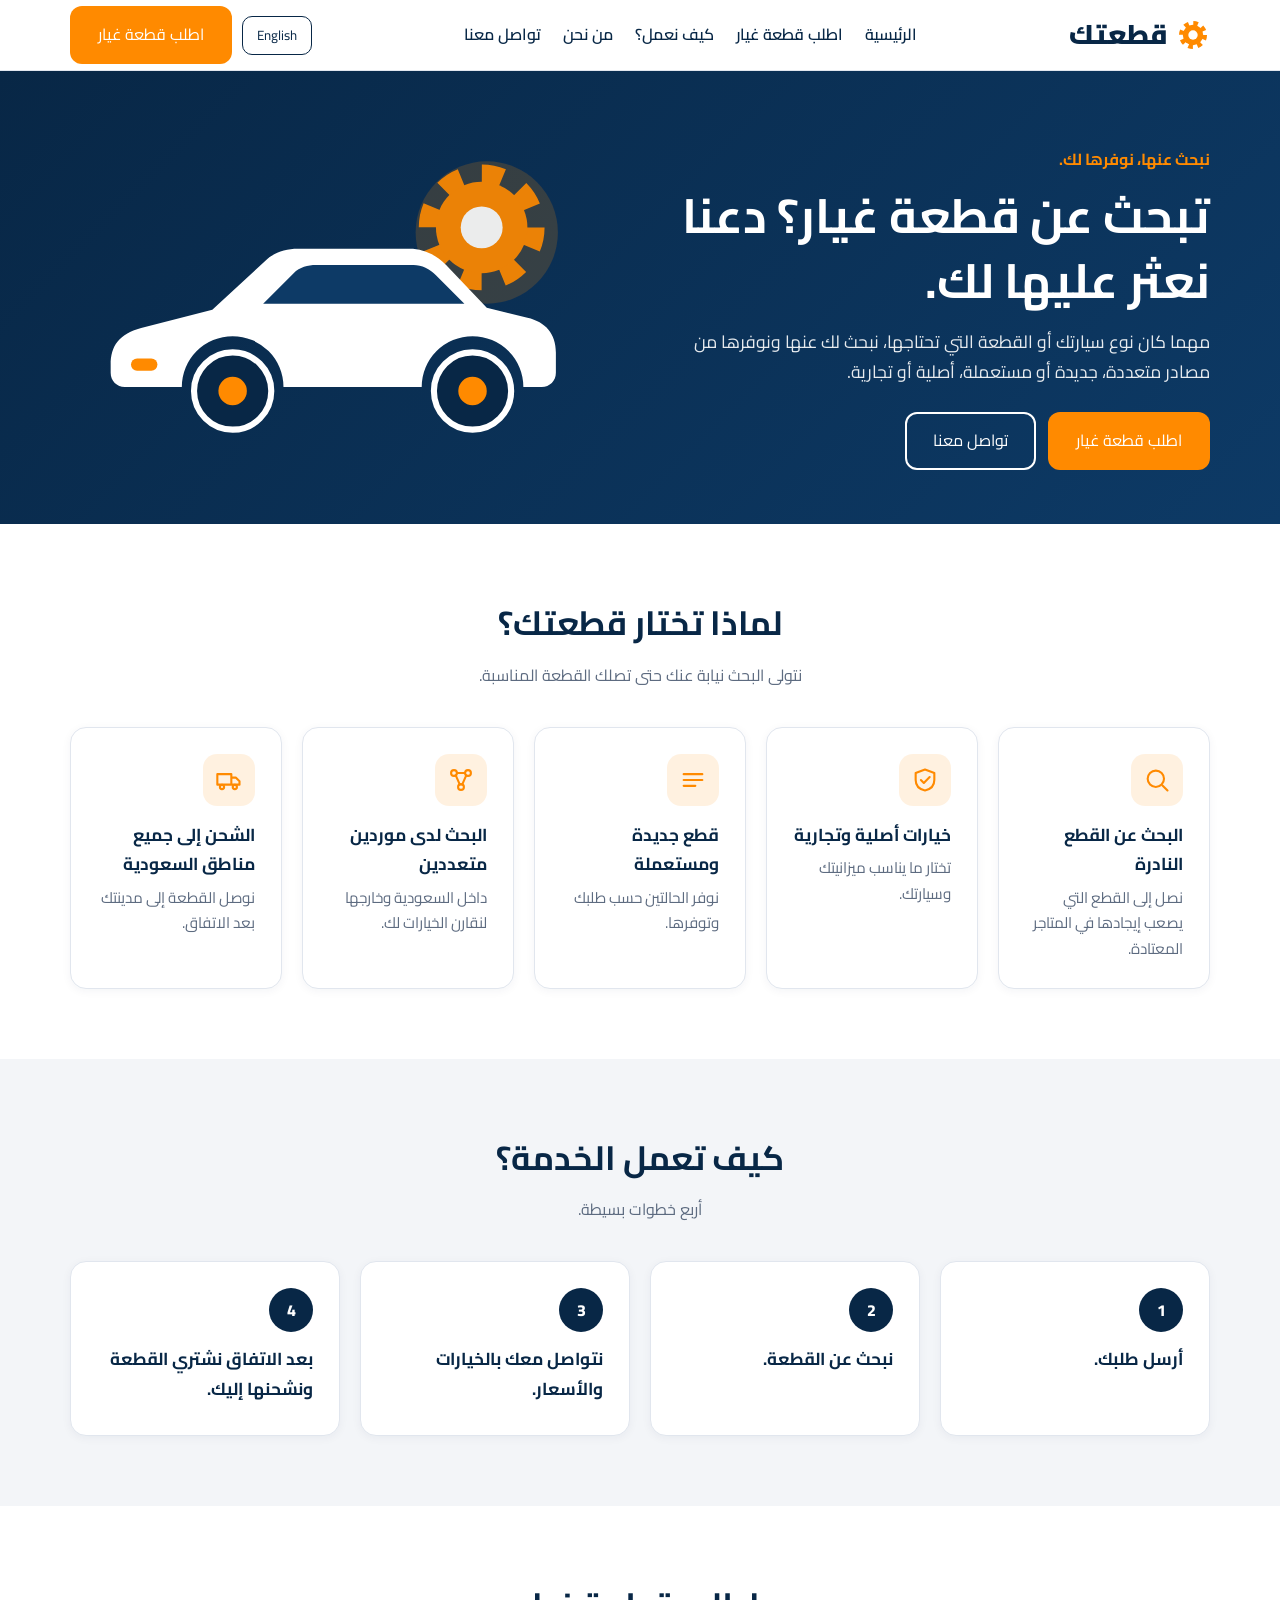
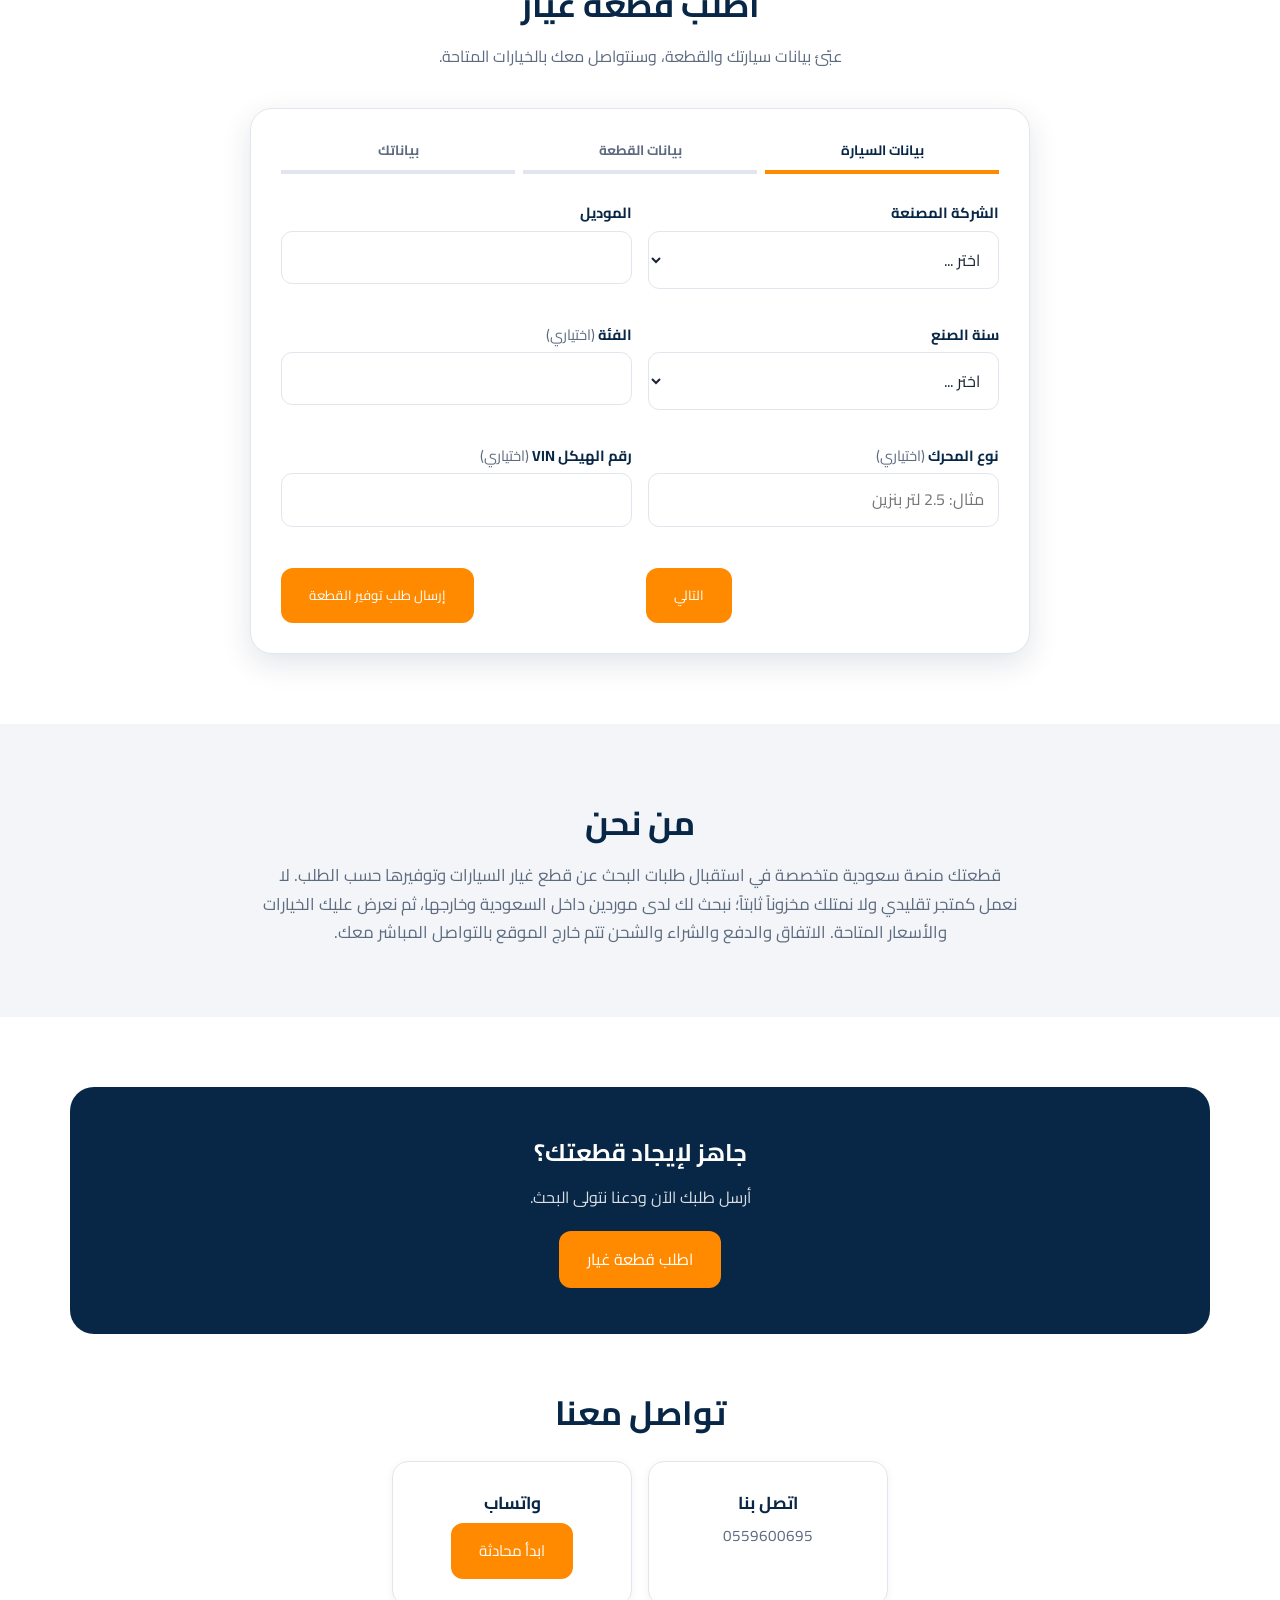
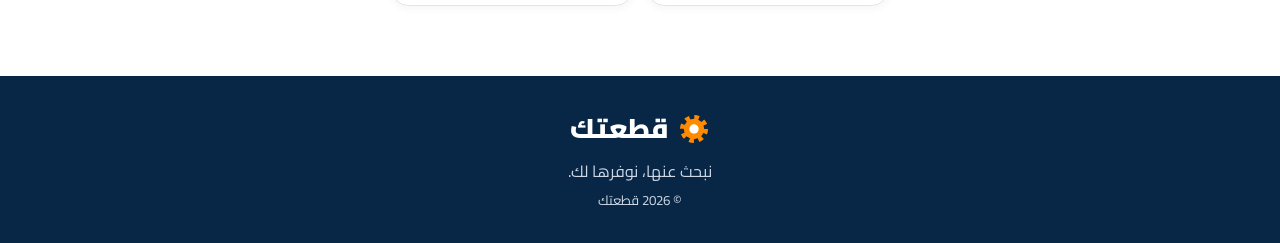
<file: index.html>
<!DOCTYPE html>
<html lang="ar" dir="rtl">
<head>
<meta charset="utf-8">
<meta name="viewport" content="width=device-width, initial-scale=1">
<title>قطعتك | نبحث عنها، نوفرها لك</title>
<meta name="description" content="قطعتك: منصة سعودية للبحث عن قطع غيار السيارات وتوفيرها حسب الطلب.">
<link rel="preconnect" href="https://fonts.googleapis.com">
<link rel="preconnect" href="https://fonts.gstatic.com" crossorigin>
<link href="https://fonts.googleapis.com/css2?family=Cairo:wght@400;600;700;900&display=swap" rel="stylesheet">
<link rel="stylesheet" href="styles.css">
</head>
<body>
<svg width="0" height="0" style="position:absolute"><defs>
<symbol id="gear" viewBox="0 0 40 40"><circle cx="20" cy="20" r="13" fill="none" stroke="#FF8A00" stroke-width="7" stroke-dasharray="5.1 5.1"/><circle cx="20" cy="20" r="12" fill="#FF8A00"/><circle cx="20" cy="20" r="5.5" fill="#fff"/></symbol>
</defs></svg>

<header><div class="container nav">
  <a href="#home" class="logo"><svg><use href="#gear"/></svg><span data-i18n="brand">قطعتك</span></a>
  <nav id="menu"><ul>
    <li><a href="#home" data-i18n="nav_home">الرئيسية</a></li>
    <li><a href="#request" data-i18n="nav_request">اطلب قطعة غيار</a></li>
    <li><a href="#how" data-i18n="nav_how">كيف نعمل؟</a></li>
    <li><a href="#about" data-i18n="nav_about">من نحن</a></li>
    <li><a href="#contact" data-i18n="nav_contact">تواصل معنا</a></li>
  </ul></nav>
  <div class="nav-actions">
    <button class="lang" id="langBtn" type="button">English</button>
    <a class="btn btn-primary" href="#request" data-i18n="cta_request">اطلب قطعة غيار</a>
    <button class="burger" id="burger" aria-label="menu" type="button">☰</button>
  </div>
</div></header>

<main>
<section class="hero" id="home"><div class="container">
  <div>
    <div class="tagline" data-i18n="tagline">نبحث عنها، نوفرها لك.</div>
    <h1 data-i18n="hero_title">تبحث عن قطعة غيار؟ دعنا نعثر عليها لك.</h1>
    <p data-i18n="hero_desc">مهما كان نوع سيارتك أو القطعة التي تحتاجها، نبحث لك عنها ونوفرها من مصادر متعددة، جديدة أو مستعملة، أصلية أو تجارية.</p>
    <div class="cta">
      <a class="btn btn-primary" href="#request" data-i18n="cta_request">اطلب قطعة غيار</a>
      <a class="btn btn-ghost" href="#contact" data-i18n="nav_contact">تواصل معنا</a>
    </div>
  </div>
  <div class="hero-art">
    <svg viewBox="0 0 520 320" role="img" aria-label="car">
      <circle cx="410" cy="90" r="70" fill="#FF8A00" opacity=".18"/>
      <use href="#gear" x="330" y="10" width="150" height="150" opacity=".9"/>
      <path d="M40 220c0-18 8-30 30-36l70-18 52-48c8-8 20-12 32-12h110c14 0 26 6 36 16l40 42 40 10c18 4 28 16 28 34v20c0 8-6 14-14 14h-18a50 50 0 0 0-100 0H210a50 50 0 0 0-100 0H54c-8 0-14-6-14-14z" fill="#fff"/>
      <path d="M190 160l30-30c6-6 14-8 22-8h96c8 0 16 4 22 10l28 28z" fill="#0d3a66"/>
      <circle cx="160" cy="246" r="38" fill="#082746" stroke="#fff" stroke-width="6"/><circle cx="160" cy="246" r="14" fill="#FF8A00"/>
      <circle cx="396" cy="246" r="38" fill="#082746" stroke="#fff" stroke-width="6"/><circle cx="396" cy="246" r="14" fill="#FF8A00"/>
      <rect x="60" y="214" width="26" height="12" rx="6" fill="#FF8A00"/>
    </svg>
  </div>
</div></section>

<section id="why"><div class="container">
  <h2 class="sec-title" data-i18n="why_title">لماذا تختار قطعتك؟</h2>
  <p class="sec-sub" data-i18n="why_sub">نتولى البحث نيابة عنك حتى تصلك القطعة المناسبة.</p>
  <div class="grid g5">
    <div class="card"><div class="ico"><svg viewBox="0 0 24 24"><circle cx="11" cy="11" r="7"/><path d="M21 21l-4.3-4.3"/></svg></div><h3 data-i18n="f1_t">البحث عن القطع النادرة</h3><p data-i18n="f1_d">نصل إلى القطع التي يصعب إيجادها في المتاجر المعتادة.</p></div>
    <div class="card"><div class="ico"><svg viewBox="0 0 24 24"><path d="M12 3l8 3v6c0 5-3.5 8-8 9-4.5-1-8-4-8-9V6z"/><path d="M8.5 12l2.5 2.5L16 9.5"/></svg></div><h3 data-i18n="f2_t">خيارات أصلية وتجارية</h3><p data-i18n="f2_d">تختار ما يناسب ميزانيتك وسيارتك.</p></div>
    <div class="card"><div class="ico"><svg viewBox="0 0 24 24"><path d="M4 7h16M4 12h16M4 17h10"/></svg></div><h3 data-i18n="f3_t">قطع جديدة ومستعملة</h3><p data-i18n="f3_d">نوفر الحالتين حسب طلبك وتوفرها.</p></div>
    <div class="card"><div class="ico"><svg viewBox="0 0 24 24"><circle cx="6" cy="6" r="2.5"/><circle cx="18" cy="6" r="2.5"/><circle cx="12" cy="18" r="2.5"/><path d="M7.5 8l3.5 8M16.5 8L13 16M8.5 6h7"/></svg></div><h3 data-i18n="f4_t">البحث لدى موردين متعددين</h3><p data-i18n="f4_d">داخل السعودية وخارجها لنقارن الخيارات لك.</p></div>
    <div class="card"><div class="ico"><svg viewBox="0 0 24 24"><path d="M2 7h12v9H2zM14 10h4l3 3v3h-7z"/><circle cx="6" cy="18" r="1.8"/><circle cx="17" cy="18" r="1.8"/></svg></div><h3 data-i18n="f5_t">الشحن إلى جميع مناطق السعودية</h3><p data-i18n="f5_d">نوصل القطعة إلى مدينتك بعد الاتفاق.</p></div>
  </div>
</div></section>

<section class="alt" id="how"><div class="container">
  <h2 class="sec-title" data-i18n="how_title">كيف تعمل الخدمة؟</h2>
  <p class="sec-sub" data-i18n="how_sub">أربع خطوات بسيطة.</p>
  <div class="grid g4">
    <div class="card step"><div class="num">1</div><h3 data-i18n="s1">أرسل طلبك.</h3></div>
    <div class="card step"><div class="num">2</div><h3 data-i18n="s2">نبحث عن القطعة.</h3></div>
    <div class="card step"><div class="num">3</div><h3 data-i18n="s3">نتواصل معك بالخيارات والأسعار.</h3></div>
    <div class="card step"><div class="num">4</div><h3 data-i18n="s4">بعد الاتفاق نشتري القطعة ونشحنها إليك.</h3></div>
  </div>
</div></section>

<section id="request"><div class="container">
  <h2 class="sec-title" data-i18n="req_title">اطلب قطعة غيار</h2>
  <p class="sec-sub" data-i18n="req_sub">عبّئ بيانات سيارتك والقطعة، وسنتواصل معك بالخيارات المتاحة.</p>
  <div class="form-wrap">
    <form id="reqForm" novalidate>
      <div class="progress" id="progress"><div data-i18n="p1">بيانات السيارة</div><div data-i18n="p2">بيانات القطعة</div><div data-i18n="p3">بياناتك</div></div>

      <div class="step-pane" data-step="0"><div class="fields">
        <div><label for="car_make" data-i18n="l_make">الشركة المصنعة</label><select id="car_make" required></select><div class="err"></div></div>
        <div><label for="car_model" data-i18n="l_model">الموديل</label><input id="car_model" maxlength="60" required><div class="err"></div></div>
        <div><label for="car_year" data-i18n="l_year">سنة الصنع</label><select id="car_year" required></select><div class="err"></div></div>
        <div><label for="car_trim"><span data-i18n="l_trim">الفئة</span> <span class="opt" data-i18n="opt">(اختياري)</span></label><input id="car_trim" maxlength="60"></div>
        <div><label for="engine"><span data-i18n="l_engine">نوع المحرك</span> <span class="opt" data-i18n="opt">(اختياري)</span></label><input id="engine" maxlength="60" data-i18n-ph="ph_engine" placeholder="مثال: 2.5 لتر بنزين"></div>
        <div><label for="vin"><span data-i18n="l_vin">رقم الهيكل VIN</span> <span class="opt" data-i18n="opt">(اختياري)</span></label><input id="vin" maxlength="17" dir="ltr" style="text-transform:uppercase"><div class="err"></div></div>
      </div></div>

      <div class="step-pane" data-step="1"><div class="fields">
        <div><label for="part_name" data-i18n="l_part">اسم القطعة المطلوبة</label><input id="part_name" maxlength="150" required><div class="err"></div></div>
        <div><label for="part_number"><span data-i18n="l_partno">رقم القطعة</span> <span class="opt" data-i18n="opt">(اختياري)</span></label><input id="part_number" maxlength="60" dir="ltr"></div>
        <div><label for="part_condition" data-i18n="l_cond">حالة القطعة المطلوبة</label><select id="part_condition"><option value="new" data-i18n="c_new">جديدة</option><option value="used" data-i18n="c_used">مستعملة</option><option value="any" selected data-i18n="any">لا يهم</option></select></div>
        <div><label for="part_type" data-i18n="l_type">نوع القطعة</label><select id="part_type"><option value="original" data-i18n="t_orig">أصلية</option><option value="aftermarket" data-i18n="t_after">تجارية</option><option value="any" selected data-i18n="any">لا يهم</option></select></div>
        <div class="full"><label for="description"><span data-i18n="l_desc">وصف تفصيلي للقطعة</span> <span class="opt" data-i18n="opt">(اختياري)</span></label><textarea id="description" rows="4" maxlength="2000"></textarea></div>
        <div class="full alert warn" style="margin:0" data-i18n="img_note">لإرفاق صور القطعة: بعد فتح واتساب أرسلها في نفس المحادثة قبل إرسال الرسالة أو بعدها.</div>
      </div></div>

      <div class="step-pane" data-step="2"><div class="fields">
        <div><label for="customer_name" data-i18n="l_name">الاسم</label><input id="customer_name" maxlength="100" autocomplete="name" required><div class="err"></div></div>
        <div><label for="phone" data-i18n="l_phone">رقم الجوال</label><input id="phone" type="tel" dir="ltr" placeholder="05xxxxxxxx" autocomplete="tel" required><div class="err"></div></div>
        <div><label for="city" data-i18n="l_city">المدينة</label><select id="city" required></select><div class="err"></div></div>
        <div><label for="contact_method" data-i18n="l_contact">وسيلة التواصل المفضلة</label><select id="contact_method"><option value="whatsapp" data-i18n="m_wa">واتساب</option><option value="call" data-i18n="m_call">اتصال</option><option value="sms" data-i18n="m_sms">رسالة نصية</option></select></div>
        <input class="hp" id="website" tabindex="-1" autocomplete="off" aria-hidden="true">
      </div></div>

      <div id="formErr" class="alert error" hidden></div>
      <div class="form-nav">
        <button type="button" class="btn btn-outline" id="backBtn" data-i18n="back">السابق</button>
        <button type="button" class="btn btn-primary" id="nextBtn" data-i18n="next">التالي</button>
        <button type="submit" class="btn btn-primary" id="submitBtn" data-i18n="submit">إرسال طلب توفير القطعة</button>
      </div>
    </form>
    <div id="successBox" class="success" hidden>
      <div class="tick"><svg viewBox="0 0 24 24"><path d="M5 13l4 4L19 7" stroke-linecap="round" stroke-linejoin="round"/></svg></div>
      <h3 data-i18n="ok_title">طلبك جاهز للإرسال</h3>
      <div class="reqno" id="reqNo"></div>
      <p data-i18n="ok_msg">اضغط «إرسال» داخل واتساب ليصل طلبك إلى فريق قطعتك. لا يُعتبر الطلب مستلماً قبل إرسال الرسالة.</p>
      <p style="margin-top:16px"><a class="btn btn-primary" id="waSend" target="_blank" rel="noopener" href="#" data-i18n="wa_send">افتح واتساب وأرسل الطلب</a></p>
      <p class="sec-sub" style="margin:8px 0 0;font-size:.85rem" data-i18n="wa_note">إذا لم يُفتح واتساب تلقائياً، اضغط الزر. احتفظ برقم الطلب للمراجعة.</p>
      <p style="margin-top:16px"><button class="btn btn-outline" id="newReq" type="button" data-i18n="new_req">تقديم طلب جديد</button></p>
    </div>
  </div>
</div></section>

<section class="alt" id="about"><div class="container">
  <h2 class="sec-title" data-i18n="about_title">من نحن</h2>
  <p class="about" data-i18n="about_txt">قطعتك منصة سعودية متخصصة في استقبال طلبات البحث عن قطع غيار السيارات وتوفيرها حسب الطلب. لا نعمل كمتجر تقليدي ولا نمتلك مخزوناً ثابتاً؛ نبحث لك لدى موردين داخل السعودية وخارجها، ثم نعرض عليك الخيارات والأسعار المتاحة. الاتفاق والدفع والشراء والشحن تتم خارج الموقع بالتواصل المباشر معك.</p>
</div></section>

<section id="contact"><div class="container">
  <div class="cta-band"><h2 data-i18n="band_t">جاهز لإيجاد قطعتك؟</h2><p data-i18n="band_d">أرسل طلبك الآن ودعنا نتولى البحث.</p><a class="btn btn-primary" href="#request" data-i18n="cta_request">اطلب قطعة غيار</a></div>
  <h2 class="sec-title" style="margin-top:50px" data-i18n="nav_contact">تواصل معنا</h2>
  <div class="contact-box" style="margin-top:20px">
    <div class="card"><h3 data-i18n="ct_phone">اتصل بنا</h3><p dir="ltr"><a id="phoneLink" href="#"></a></p></div>
    <div class="card"><h3 data-i18n="ct_wa">واتساب</h3><p><a id="waLink" class="btn btn-primary" target="_blank" rel="noopener" href="#" data-i18n="ct_wa_btn">ابدأ محادثة</a></p></div>
  </div>
</div></section>
</main>

<footer><div class="container">
  <div class="logo"><svg><use href="#gear"/></svg><span data-i18n="brand">قطعتك</span></div>
  <div data-i18n="tagline">نبحث عنها، نوفرها لك.</div>
  <small>© <span id="yr"></span> <span data-i18n="brand">قطعتك</span></small>
</div></footer>

<script src="config.js"></script>
<script src="i18n.js"></script>
<script src="app.js"></script>
</body>
</html>
</file>
<file: styles.css>
:root{--navy:#082746;--navy2:#0d3a66;--orange:#FF8A00;--orange2:#e07a00;--bg:#fff;--gray:#f3f5f8;--line:#e1e6ee;--text:#1b2433;--muted:#5d6b80;--ok:#1a8f4d;--err:#c62828;--r:16px;--sh:0 10px 30px rgba(8,39,70,.12)}
*{box-sizing:border-box;margin:0;padding:0}
html{scroll-behavior:smooth}
body{font-family:'Cairo','IBM Plex Sans Arabic',system-ui,sans-serif;color:var(--text);background:var(--bg);line-height:1.7}
img,svg{max-width:100%}
.container{width:min(1140px,92%);margin-inline:auto}
a{color:inherit;text-decoration:none}
.btn{display:inline-flex;align-items:center;justify-content:center;gap:8px;padding:13px 26px;border-radius:12px;border:2px solid transparent;font:700 1rem inherit;font-family:inherit;cursor:pointer;transition:.2s}
.btn-primary{background:var(--orange);color:#fff}.btn-primary:hover{background:var(--orange2)}
.btn-ghost{border-color:#fff;color:#fff}.btn-ghost:hover{background:#fff;color:var(--navy)}
.btn-outline{border-color:var(--navy);color:var(--navy)}.btn-outline:hover{background:var(--navy);color:#fff}
.btn:disabled{opacity:.6;cursor:not-allowed}
/* header */
header{position:sticky;top:0;z-index:50;background:#fff;border-bottom:1px solid var(--line)}
.nav{display:flex;align-items:center;justify-content:space-between;height:70px;gap:12px}
.logo{display:flex;align-items:center;gap:8px;font-weight:900;font-size:1.7rem;color:var(--navy)}
.logo svg{width:34px;height:34px}
nav ul{display:flex;list-style:none;gap:22px}
nav a{font-weight:600;color:var(--navy)}nav a:hover{color:var(--orange)}
.nav-actions{display:flex;gap:10px;align-items:center}
.lang{border:1.5px solid var(--navy);background:none;color:var(--navy);border-radius:10px;padding:6px 14px;font:700 .9rem inherit;font-family:inherit;cursor:pointer}
.burger{display:none;background:none;border:0;font-size:1.8rem;color:var(--navy);cursor:pointer}
@media(max-width:860px){.burger{display:block}nav{position:absolute;inset-inline:0;top:70px;background:#fff;border-bottom:1px solid var(--line);display:none}nav.open{display:block}nav ul{flex-direction:column;padding:14px 5%;gap:12px}.nav-actions .btn{display:none}}
/* hero */
.hero{background:linear-gradient(135deg,var(--navy),var(--navy2));color:#fff;padding:70px 0 50px;overflow:hidden}
.hero .container{display:grid;grid-template-columns:1.1fr 1fr;gap:30px;align-items:center}
.hero h1{font-size:clamp(1.9rem,4.5vw,3rem);line-height:1.35;margin-bottom:14px}
.hero p{font-size:1.1rem;opacity:.9;margin-bottom:26px;max-width:540px}
.hero .cta{display:flex;gap:12px;flex-wrap:wrap}
.tagline{color:var(--orange);font-weight:700;margin-bottom:10px}
@media(max-width:860px){.hero .container{grid-template-columns:1fr}.hero-art{order:-1;max-width:420px;margin-inline:auto}}
/* sections */
section{padding:70px 0}
.alt{background:var(--gray)}
.sec-title{text-align:center;font-size:clamp(1.5rem,3vw,2.1rem);color:var(--navy);margin-bottom:10px}
.sec-sub{text-align:center;color:var(--muted);margin-bottom:38px}
.grid{display:grid;gap:20px}.g5{grid-template-columns:repeat(auto-fit,minmax(190px,1fr))}.g4{grid-template-columns:repeat(auto-fit,minmax(230px,1fr))}
.card{background:#fff;border:1px solid var(--line);border-radius:var(--r);padding:26px;box-shadow:0 2px 10px rgba(8,39,70,.05)}
.card .ico{width:52px;height:52px;border-radius:14px;background:rgba(255,138,0,.12);display:grid;place-items:center;margin-bottom:14px}
.card .ico svg{width:28px;height:28px;stroke:var(--orange);fill:none;stroke-width:1.8;stroke-linecap:round;stroke-linejoin:round}
.card h3{color:var(--navy);margin-bottom:6px;font-size:1.08rem}
.card p{color:var(--muted);font-size:.95rem}
.step .num{width:44px;height:44px;border-radius:50%;background:var(--navy);color:#fff;display:grid;place-items:center;font-weight:800;margin-bottom:12px}
.cta-band{background:var(--navy);color:#fff;text-align:center;border-radius:24px;padding:46px 20px}
.cta-band h2{margin-bottom:10px}.cta-band p{opacity:.85;margin-bottom:20px}
/* form */
.form-wrap{max-width:780px;margin-inline:auto;background:#fff;border-radius:22px;box-shadow:var(--sh);padding:30px;border:1px solid var(--line)}
.progress{display:flex;gap:8px;margin-bottom:26px}
.progress div{flex:1;text-align:center;font-size:.85rem;font-weight:700;color:var(--muted);padding-bottom:8px;border-bottom:4px solid var(--line)}
.progress div.active{color:var(--navy);border-color:var(--orange)}.progress div.done{border-color:var(--navy);color:var(--navy)}
.step-pane{display:none}.step-pane.show{display:block}
.fields{display:grid;grid-template-columns:1fr 1fr;gap:16px}
.fields .full{grid-column:1/-1}
@media(max-width:640px){.fields{grid-template-columns:1fr}.form-wrap{padding:20px}}
label{display:block;font-weight:700;font-size:.92rem;color:var(--navy);margin-bottom:5px}
label .opt{font-weight:400;color:var(--muted)}
input,select,textarea{width:100%;padding:12px 14px;border:1.5px solid var(--line);border-radius:11px;font:inherit;background:#fff;color:var(--text)}
input:focus,select:focus,textarea:focus{outline:0;border-color:var(--orange);box-shadow:0 0 0 3px rgba(255,138,0,.15)}
.invalid{border-color:var(--err)!important}
.err{color:var(--err);font-size:.82rem;min-height:1.1em;margin-top:3px}
.hp{position:absolute;left:-9999px;opacity:0;height:0;width:0}
.previews{display:flex;gap:10px;flex-wrap:wrap;margin-top:10px}
.previews div{position:relative;width:78px;height:78px;border-radius:10px;overflow:hidden;border:1px solid var(--line)}
.previews img{width:100%;height:100%;object-fit:cover}
.previews button{position:absolute;top:2px;inset-inline-end:2px;background:rgba(0,0,0,.65);color:#fff;border:0;border-radius:50%;width:22px;height:22px;cursor:pointer}
.form-nav{display:flex;justify-content:space-between;gap:10px;margin-top:24px}
.alert{padding:12px 16px;border-radius:11px;margin-top:16px;font-weight:600}
.alert.error{background:#fdecec;color:var(--err)}.alert.warn{background:#fff4e0;color:#8a5200}
.success{text-align:center;padding:20px 0}
.success .tick{width:74px;height:74px;border-radius:50%;background:rgba(26,143,77,.12);display:grid;place-items:center;margin:0 auto 14px}
.success .tick svg{width:40px;height:40px;stroke:var(--ok);fill:none;stroke-width:3}
.reqno{display:inline-block;background:var(--gray);border:2px dashed var(--orange);border-radius:12px;padding:8px 22px;font-size:1.5rem;font-weight:800;color:var(--navy);margin:12px 0;direction:ltr}
/* about/contact/footer */
.about{max-width:760px;margin-inline:auto;text-align:center;color:var(--muted);font-size:1.05rem}
.contact-box{display:flex;gap:16px;justify-content:center;flex-wrap:wrap}
.contact-box .card{min-width:240px;text-align:center}
footer{background:var(--navy);color:#cfd8e6;padding:30px 0;text-align:center}
footer .logo{color:#fff;justify-content:center;margin-bottom:6px}
[dir=ltr] .flip{transform:scaleX(-1)}
</file>
